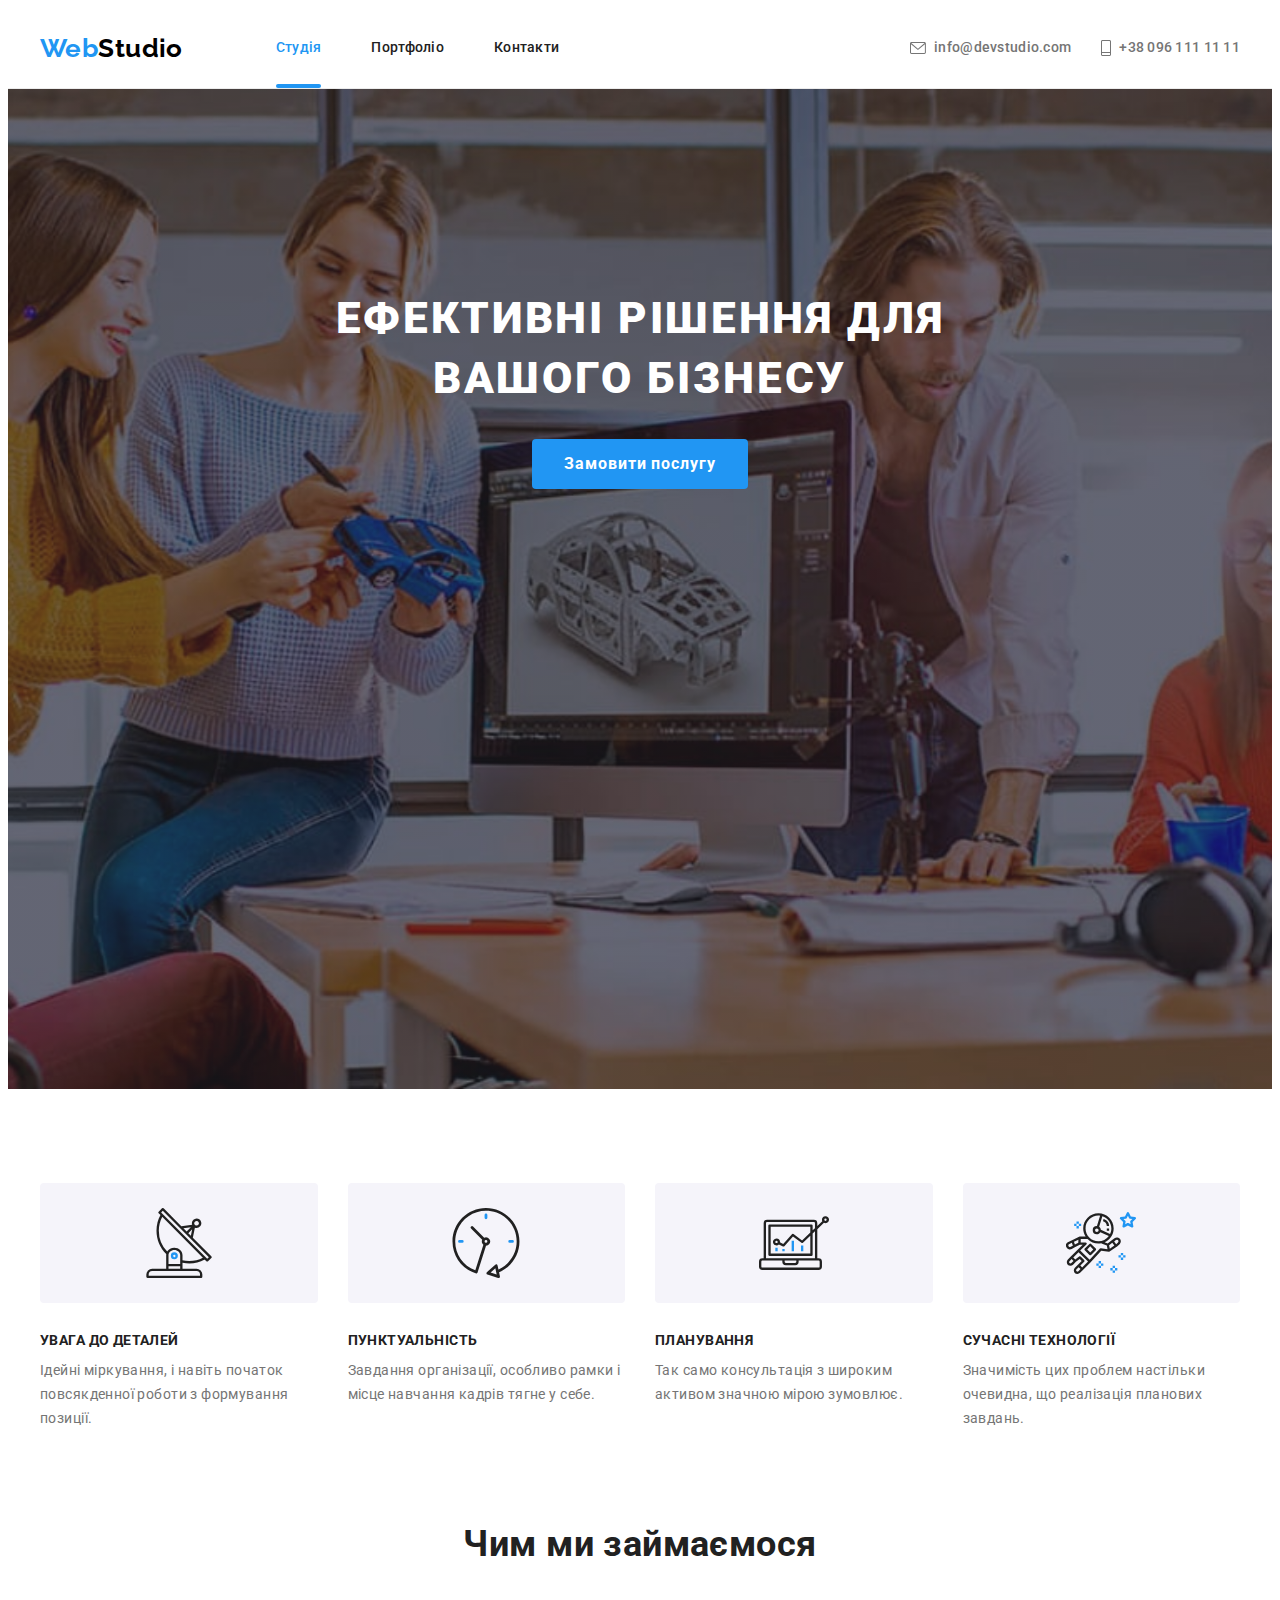
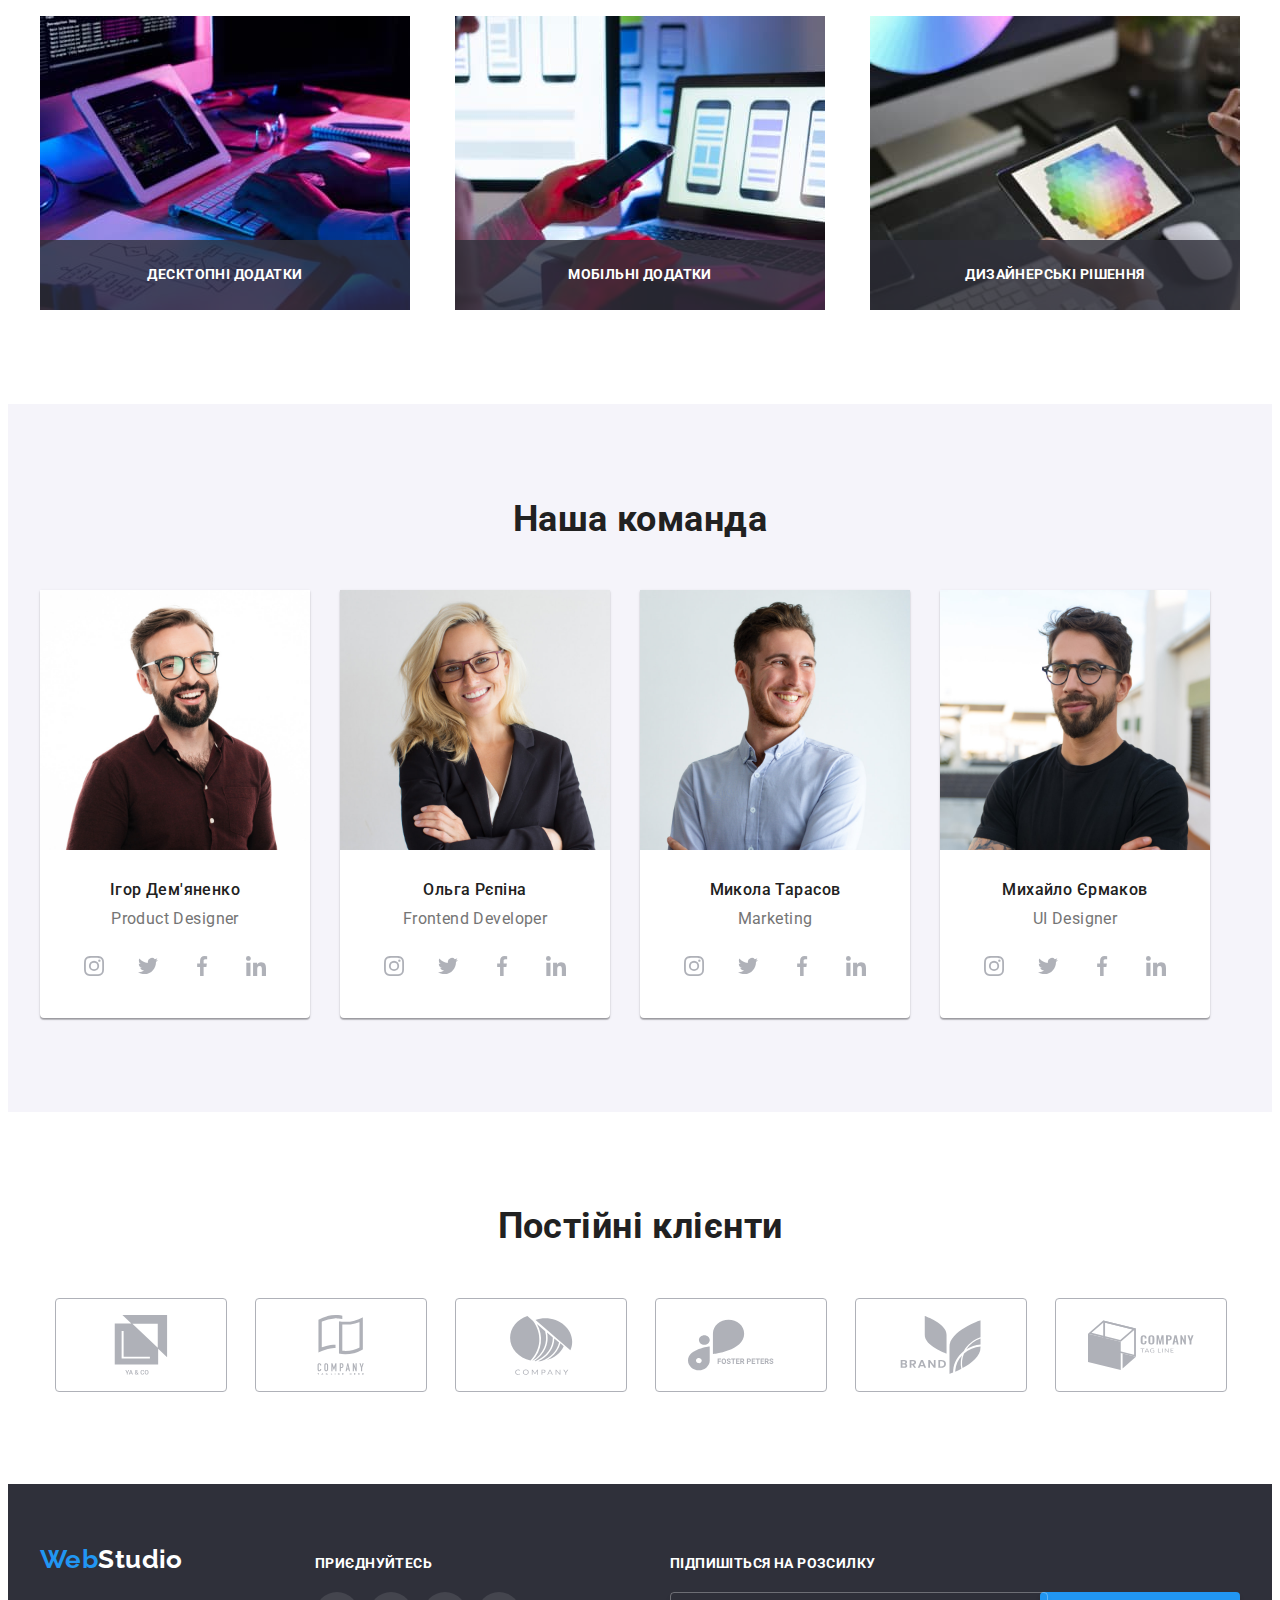
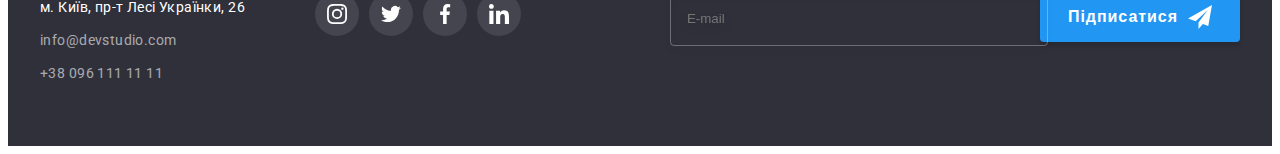
<file: index.html>
<!DOCTYPE html>
<html lang="uk">
  <head>
    <meta charset="UTF-8" />
    <meta http-equiv="X-UA-Compatible" content="IE=edge" />
    <meta name="viewport" content="width=device-width, initial-scale=1.0" />
    <title>WebStudio&#128293;</title>

    <link
      rel="stylesheet"
      href="https://cdnjs.cloudflare.com/ajax/libs/modern-normalize/1.1.0/modern-normalize.min.css"
      integrity="sha512-wpPYUAdjBVSE4KJnH1VR1HeZfpl1ub8YT/NKx4PuQ5NmX2tKuGu6U/JRp5y+Y8XG2tV+wKQpNHVUX03MfMFn9Q=="
      crossorigin="anonymous"
      referrerpolicy="no-referrer"
    />

    <link rel="stylesheet" href="./css/main.min.css" />
  </head>
  <body data-body>
    <header class="header">
      <div class="container header__container">
        <a href="./index.html" class="logo logo__header" lang="en"
          >Web<span class="logo--color-black">Studio</span></a
        >
        <button type="button" class="menu__btn menu-open__btn">
          <svg class="icon__menu--open" width="40" height="40">
            <use href="./img/icons.svg#icon-menu-btn"></use>
          </svg>
        </button>
        <nav class="navigation navigation--pos">
          <ul class="navigation__list">
            <li class="navigation__item">
              <a href="./index.html" class="navigation__link current">Студія</a>
            </li>
            <li class="navigation__item">
              <a href="./portfolio.html" class="navigation__link">Портфоліо</a>
            </li>
            <li class="navigation__item">
              <a href="#" class="navigation__link">Контакти</a>
            </li>
          </ul>
        </nav>
        <div class="header__contacts">
          <a href="mailto:info@devstudio.com" class="contacts__link">
            <svg class="icon-mail">
              <use href="./img/icons.svg#icon-mail"></use>
            </svg>
            info@devstudio.com
          </a>
          <a href="tel:+380961111111" class="contacts__link">
            <svg class="icon-phone">
              <use href="./img/icons.svg#icon-phone"></use>
            </svg>
            +38 096 111 11 11
          </a>
        </div>
      </div>
      <div class="menu menu-container data-menu is-hidden">
        <button type="button" class="menu__btn menu-close__btn">
          <svg class="icon__menu--close" width="40" height="40">
            <use href="./img/icons.svg#icon-close-menu-btn"></use>
          </svg>
        </button>
        <div class="menu-top">
          <a class="menu-top__link current" href="./index.html">Студія</a>
          <a class="menu-top__link" href="./portfolio.html">Портфоліо</a>
          <a class="menu-top__link" href="#">Контакти</a>
        </div>
        <div class="menu-bottom">
          <a class="menu__tel" href="tel:+380961111111">+38 096 111 11 11</a>
          <a class="menu__mail" href="mailto:info@devstudio.com"
            >info@devstudio.com</a
          >
          <ul class="menu__soc">
            <li class="menu__soc--item">
              <a class="menu__soc--link" href="">Instagram</a>
            </li>
            <li class="menu__soc--item">
              <a class="menu__soc--link" href="">Twitter</a>
            </li>
            <li class="menu__soc--item">
              <a class="menu__soc--link" href="">Facebook</a>
            </li>
            <li class="menu__soc--item">
              <a class="menu__soc--link" href="">LinkedIn</a>
            </li>
          </ul>
        </div>
      </div>
    </header>

    <main>
      <section class="hero">
        <div class="container">
          <h1 class="hero__title uppercase">
            Ефективні рішення для<br />
            вашого бізнесу
          </h1>
          <button type="button" class="hero__button" data-modal-open>
            Замовити послугу
          </button>
        </div>
      </section>

      <section class="benefits">
        <div class="container">
          <h2 class="visually-hidden">Переваги</h2>
          <ul class="advantage__list">
            <li class="advantage__item">
              <div class="advantage-icon__wrap advantage-icon__wrap--pos">
                <svg class="advantage-icon__field">
                  <use href="./img/icons.svg#icon-antena"></use>
                </svg>
              </div>
              <h3 class="advantage__title uppercase">Увага до деталей</h3>
              <p class="advantage__secondary-text">
                Ідейні міркування, і навіть початок повсякденної роботи з
                формування позиції.
              </p>
            </li>
            <li class="advantage__item">
              <div class="advantage-icon__wrap advantage-icon__wrap--pos">
                <svg class="advantage-icon__field">
                  <use href="./img/icons.svg#icon-clock"></use>
                </svg>
              </div>
              <h3 class="advantage__title uppercase">Пунктуальність</h3>
              <p class="advantage__secondary-text">
                Завдання організації, особливо рамки і місце навчання кадрів
                тягне у себе.
              </p>
            </li>
            <li class="advantage__item">
              <div class="advantage-icon__wrap advantage-icon__wrap--pos">
                <svg class="advantage-icon__field">
                  <use href="./img/icons.svg#icon-diagram"></use>
                </svg>
              </div>
              <h3 class="advantage__title uppercase">Планування</h3>
              <p class="advantage__secondary-text">
                Так само консультація з широким активом значною мірою зумовлює.
              </p>
            </li>
            <li class="advantage__item">
              <div class="advantage-icon__wrap advantage-icon__wrap--pos">
                <svg class="advantage-icon__field">
                  <use href="./img/icons.svg#icon-astronaut"></use>
                </svg>
              </div>
              <h3 class="advantage__title uppercase">Сучасні технології</h3>
              <p class="advantage__secondary-text">
                Значимість цих проблем настільки очевидна, що реалізація
                планових завдань.
              </p>
            </li>
          </ul>
        </div>
      </section>

      <section class="section-galery">
        <div class="container galery-container">
          <h2 class="section-title">Чим ми займаємося</h2>

          <ul class="galery list">
            <li>
              <div class="galery__top-wrap">
                <img
                  srcset="./img/box-img-1.jpg 1x, ./img/box-img-1-2x.jpg 2x"
                  src="./img/box-img-1.jpg"
                  alt="людина набирає код на пк"
                  width="370"
                  height="294"
                />
                <p class="galery__top-text">Десктопні додатки</p>
              </div>
            </li>
            <li>
              <div class="galery__top-wrap">
                <img
                  srcset="./img/box-img-2.jpg 1x, ./img/box-img-2-2x.jpg 2x"
                  src="./img/box-img-2.jpg"
                  alt="розробка мобільних додатків"
                  width="370"
                  height="294"
                />
                <p class="galery__top-text">Мобільні додатки</p>
              </div>
            </li>
            <li>
              <div class="galery__top-wrap">
                <img
                  srcset="./img/box-img-3.jpg 1x, ./img/box-img-3-2x.jpg 2x"
                  src="./img/box-img-3.jpg"
                  alt="людина обирає палітру"
                  width="370"
                  height="294"
                />
                <p class="galery__top-text">Дизайнерські рішення</p>
              </div>
            </li>
          </ul>
        </div>
      </section>

      <section class="team">
        <div class="container">
          <h2 class="team__title">Наша команда</h2>

          <ul class="team__list">
            <li class="team__item">
              <picture>
                <source
                  srcset="./img/team-img-1.jpg 1x, ./img/team-img-1-2x.jpg 2x"
                  media="(min-width:1200px)"
                  sizes="100vw"
                  type="image/jpeg"
                />
                <source
                  srcset="
                    ./img/tab/team-img-tab-1.jpg    1x,
                    ./img/tab/team-img-tab-1-2x.jpg 2x
                  "
                  media="(min-width:768px)"
                  sizes="100vw"
                  type="image/jpeg"
                />
                <source
                  srcset="
                    ./img/mobile/team-img-mob-1.jpg    1x,
                    ./img/mobile/team-img-mob-1-2x.jpg 2x
                  "
                  media="(min-width:480px)"
                  sizes="100vw"
                  type="image/jpeg"
                />
                <img src="./img/team-img-1.jpg" alt="фото чоловіка" />
              </picture>
              <div class="card">
                <h3 class="card__title">Ігор Дем'яненко</h3>
                <p class="card__item" lang="en">Product Designer</p>
                <ul class="team-soc-list team__soclist--pos">
                  <li class="team-soc-item">
                    <a
                      class="team-soc-link"
                      href="#"
                      rel="nofollow noopener noreferrer"
                      target="_blank"
                    >
                      <svg class="team-soc-icon" width="20" height="20">
                        <use href="./img/icons.svg#icon-instagram"></use>
                      </svg>
                    </a>
                  </li>
                  <li class="team-soc-item">
                    <a
                      class="team-soc-link"
                      href="#"
                      rel="nofollow noopener noreferrer"
                      target="_blank"
                    >
                      <svg class="team-soc-icon" width="20" height="20">
                        <use href="./img/icons.svg#icon-twitter"></use>
                      </svg>
                    </a>
                  </li>
                  <li class="team-soc-item">
                    <a
                      class="team-soc-link"
                      href="#"
                      rel="nofollow noopener noreferrer"
                      target="_blank"
                    >
                      <svg class="team-soc-icon" width="20" height="20">
                        <use href="./img/icons.svg#icon-facebook"></use>
                      </svg>
                    </a>
                  </li>
                  <li class="team-soc-item">
                    <a
                      class="team-soc-link"
                      href="#"
                      rel="nofollow noopener noreferrer"
                      target="_blank"
                    >
                      <svg class="team-soc-icon" width="20" height="20">
                        <use href="./img/icons.svg#icon-linkedin"></use>
                      </svg>
                    </a>
                  </li>
                </ul>
              </div>
            </li>
            <li class="team__item">
              <picture>
                <source
                  srcset="./img/team-img-2.jpg 1x, ./img/team-img-2-2x.jpg 2x"
                  media="(min-width:1200px)"
                  sizes="100vw"
                  type="image/jpeg"
                />
                <source
                  srcset="
                    ./img/tab/team-img-tab-2.jpg    1x,
                    ./img/tab/team-img-tab-2-2x.jpg 2x
                  "
                  media="(min-width:768px)"
                  sizes="100vw"
                  type="image/jpeg"
                />
                <source
                  srcset="
                    ./img/mobile/team-img-mob-2.jpg    1x,
                    ./img/mobile/team-img-mob-2-2x.jpg 2x
                  "
                  media="(min-width:480px)"
                  sizes="100vw"
                  type="image/jpeg"
                />
                <img src="./img/team-img-2.jpg" alt="фото жінки" />
              </picture>
              <div class="card">
                <h3 class="card__title">Ольга Рєпіна</h3>
                <p class="card__item" lang="en">Frontend Developer</p>
                <ul class="team-soc-list team__soclist--pos">
                  <li class="team-soc-item">
                    <a
                      class="team-soc-link"
                      href="#"
                      rel="nofollow noopener noreferrer"
                      target="_blank"
                    >
                      <svg class="team-soc-icon" width="20" height="20">
                        <use href="./img/icons.svg#icon-instagram"></use>
                      </svg>
                    </a>
                  </li>
                  <li class="team-soc-item">
                    <a
                      class="team-soc-link"
                      href="#"
                      rel="nofollow noopener noreferrer"
                      target="_blank"
                    >
                      <svg class="team-soc-icon" width="20" height="20">
                        <use href="./img/icons.svg#icon-twitter"></use>
                      </svg>
                    </a>
                  </li>
                  <li class="team-soc-item">
                    <a
                      class="team-soc-link"
                      href="#"
                      rel="nofollow noopener noreferrer"
                      target="_blank"
                    >
                      <svg class="team-soc-icon" width="20" height="20">
                        <use href="./img/icons.svg#icon-facebook"></use>
                      </svg>
                    </a>
                  </li>
                  <li class="team-soc-item">
                    <a
                      class="team-soc-link"
                      href="#"
                      rel="nofollow noopener noreferrer"
                      target="_blank"
                    >
                      <svg class="team-soc-icon" width="20" height="20">
                        <use href="./img/icons.svg#icon-linkedin"></use>
                      </svg>
                    </a>
                  </li>
                </ul>
              </div>
            </li>
            <li class="team__item">
              <picture>
                <source
                  srcset="./img/team-img-3.jpg 1x, ./img/team-img-3-2x.jpg 2x"
                  media="(min-width:1200px)"
                  sizes="100vw"
                  type="image/jpeg"
                />
                <source
                  srcset="
                    ./img/tab/team-img-tab-3.jpg    1x,
                    ./img/tab/team-img-tab-3-2x.jpg 2x
                  "
                  media="(min-width:768px)"
                  sizes="100vw"
                  type="image/jpeg"
                />
                <source
                  srcset="
                    ./img/mobile/team-img-mob-3.jpg    1x,
                    ./img/mobile/team-img-mob-3-2x.jpg 2x
                  "
                  media="(min-width:480px)"
                  sizes="100vw"
                  type="image/jpeg"
                />
                <img src="./img/team-img-3.jpg" alt="фото чоловіка" />
              </picture>
              <div class="card">
                <h3 class="card__title">Микола Тарасов</h3>
                <p class="card__item" lang="en">Marketing</p>
                <ul class="team-soc-list team__soclist--pos">
                  <li class="team-soc-item">
                    <a
                      class="team-soc-link"
                      href="#"
                      rel="nofollow noopener noreferrer"
                      target="_blank"
                    >
                      <svg class="team-soc-icon" width="20" height="20">
                        <use href="./img/icons.svg#icon-instagram"></use>
                      </svg>
                    </a>
                  </li>
                  <li class="team-soc-item">
                    <a
                      class="team-soc-link"
                      href="#"
                      rel="nofollow noopener noreferrer"
                      target="_blank"
                    >
                      <svg class="team-soc-icon" width="20" height="20">
                        <use href="./img/icons.svg#icon-twitter"></use>
                      </svg>
                    </a>
                  </li>
                  <li class="team-soc-item">
                    <a
                      class="team-soc-link"
                      href="#"
                      rel="nofollow noopener noreferrer"
                      target="_blank"
                    >
                      <svg class="team-soc-icon" width="20" height="20">
                        <use href="./img/icons.svg#icon-facebook"></use>
                      </svg>
                    </a>
                  </li>
                  <li class="team-soc-item">
                    <a
                      class="team-soc-link"
                      href="#"
                      rel="nofollow noopener noreferrer"
                      target="_blank"
                    >
                      <svg class="team-soc-icon" width="20" height="20">
                        <use href="./img/icons.svg#icon-linkedin"></use>
                      </svg>
                    </a>
                  </li>
                </ul>
              </div>
            </li>
            <li class="team__item">
              <picture>
                <source
                  srcset="./img/team-img-4.jpg 1x, ./img/team-img-4-2x.jpg 2x"
                  media="(min-width:1200px)"
                  sizes="100vw"
                  type="image/jpeg"
                />
                <source
                  srcset="
                    ./img/tab/team-img-tab-4.jpg    1x,
                    ./img/tab/team-img-tab-4-2x.jpg 2x
                  "
                  media="(min-width:768px)"
                  sizes="100vw"
                  type="image/jpeg"
                />
                <source
                  srcset="
                    ./img/mobile/team-img-mob-4.jpg    1x,
                    ./img/mobile/team-img-mob-4-2x.jpg 2x
                  "
                  media="(min-width:480px)"
                  sizes="100vw"
                  type="image/jpeg"
                />
                <img src="./img/team-img-4.jpg" alt="фото чоловіка" />
              </picture>
              <div class="card">
                <h3 class="card__title">Михайло Єрмаков</h3>
                <p class="card__item" lang="en">UI Designer</p>
                <ul class="team-soc-list team__soclist--pos">
                  <li class="team-soc-item">
                    <a
                      class="team-soc-link"
                      href="#"
                      rel="nofollow noopener noreferrer"
                      target="_blank"
                    >
                      <svg class="team-soc-icon" width="20" height="20">
                        <use href="./img/icons.svg#icon-instagram"></use>
                      </svg>
                    </a>
                  </li>
                  <li class="team-soc-item">
                    <a
                      class="team-soc-link"
                      href="#"
                      rel="nofollow noopener noreferrer"
                      target="_blank"
                    >
                      <svg class="team-soc-icon" width="20" height="20">
                        <use href="./img/icons.svg#icon-twitter"></use>
                      </svg>
                    </a>
                  </li>
                  <li class="team-soc-item">
                    <a
                      class="team-soc-link"
                      href="#"
                      rel="nofollow noopener noreferrer"
                      target="_blank"
                    >
                      <svg class="team-soc-icon" width="20" height="20">
                        <use href="./img/icons.svg#icon-facebook"></use>
                      </svg>
                    </a>
                  </li>
                  <li class="team-soc-item">
                    <a
                      class="team-soc-link"
                      href="#"
                      rel="nofollow noopener noreferrer"
                      target="_blank"
                    >
                      <svg class="team-soc-icon" width="20" height="20">
                        <use href="./img/icons.svg#icon-linkedin"></use>
                      </svg>
                    </a>
                  </li>
                </ul>
              </div>
            </li>
          </ul>
        </div>
      </section>
      <section class="clients">
        <div class="container">
          <h2 class="clients__title">Постійні клієнти</h2>
          <ul class="clients__list">
            <li class="clients__item">
              <a
                class="clients__link"
                href="#"
                rel="nofollow noopener noreferrer"
                target="_blank"
              >
                <svg class="client-soc-icon" width="106" height="60">
                  <use href="./img/icons.svg#icon-client1"></use>
                </svg>
              </a>
            </li>
            <li class="clients__item">
              <a
                class="clients__link"
                href="#"
                rel="nofollow noopener noreferrer"
                target="_blank"
              >
                <svg class="client-soc-icon" width="106" height="60">
                  <use href="./img/icons.svg#icon-client2"></use>
                </svg>
              </a>
            </li>
            <li class="clients__item">
              <a
                class="clients__link"
                href="#"
                rel="nofollow noopener noreferrer"
                target="_blank"
              >
                <svg class="client-soc-icon" width="106" height="60">
                  <use href="./img/icons.svg#icon-client3"></use>
                </svg>
              </a>
            </li>
            <li class="clients__item">
              <a
                class="clients__link"
                href="#"
                rel="nofollow noopener noreferrer"
                target="_blank"
              >
                <svg class="client-soc-icon" width="106" height="60">
                  <use href="./img/icons.svg#icon-client4"></use>
                </svg>
              </a>
            </li>
            <li class="clients__item">
              <a
                class="clients__link"
                href="#"
                rel="nofollow noopener noreferrer"
                target="_blank"
              >
                <svg class="client-soc-icon" width="106" height="60">
                  <use href="./img/icons.svg#icon-client5"></use>
                </svg>
              </a>
            </li>
            <li class="clients__item">
              <a
                class="clients__link"
                href="#"
                rel="nofollow noopener noreferrer"
                target="_blank"
              >
                <svg class="client-soc-icon" width="106" height="60">
                  <use href="./img/icons.svg#icon-client6"></use>
                </svg>
              </a>
            </li>
          </ul>
        </div>
      </section>
    </main>

    <footer class="footer">
      <div class="container">
        <div class="footer-wrap">
          <div class="footer__contacts">
            <a href="./index.html" lang="en" class="logo footer__logo"
              >Web<span class="logo--color-white">Studio</span></a
            >

            <address class="address">
              <ul class="address__list">
                <li class="address__item">
                  <a
                    class="address__link"
                    href="https://www.google.com/maps/d/embed?mid=10uSM3H-mIU3GznYo2szRIEphczw&hl=en_US&ehbc=2E312F"
                    target="_blank"
                    rel="noreferrer noopener nofollow"
                    >м. Київ, пр-т Лесі Українки, 26</a
                  >
                </li>
                <li class="address__item">
                  <a
                    href="mailto:info@devstudio.com"
                    lang="en"
                    class="footer__contacts"
                    >info@devstudio.com</a
                  >
                </li>
                <li class="address__item">
                  <a href="tel:+380961111111" class="footer__contacts"
                    >+38 096 111 11 11</a
                  >
                </li>
              </ul>
            </address>
          </div>
          <div class="footer__soc-pos">
            <p class="footer__soc-title uppercase">приєднуйтесь</p>
            <ul class="team-soc-list footer-soc-list list">
              <li class="team-soc-item">
                <a
                  class="team-soc-link footer-soc-link"
                  href="#"
                  rel="noreferrer noopener nofollow"
                  target="_blank"
                >
                  <svg class="team-soc-icon" width="20" height="20">
                    <use href="./img/icons.svg#icon-instagram"></use>
                  </svg>
                </a>
              </li>
              <li class="team-soc-item">
                <a
                  class="team-soc-link footer-soc-link"
                  href="#"
                  rel="noreferrer noopener nofollow"
                  target="_blank"
                >
                  <svg class="team-soc-icon" width="20" height="20">
                    <use href="./img/icons.svg#icon-twitter"></use>
                  </svg>
                </a>
              </li>
              <li class="team-soc-item">
                <a
                  class="team-soc-link footer-soc-link"
                  href="#"
                  rel="noreferrer noopener nofollow"
                  target="_blank"
                >
                  <svg class="team-soc-icon" width="20" height="20">
                    <use href="./img/icons.svg#icon-facebook"></use>
                  </svg>
                </a>
              </li>
              <li class="team-soc-item">
                <a
                  class="team-soc-link footer-soc-link"
                  href="#"
                  rel="noreferrer noopener nofollow"
                  target="_blank"
                >
                  <svg class="team-soc-icon" width="20" height="20">
                    <use href="./img/icons.svg#icon-linkedin"></use>
                  </svg>
                </a>
              </li>
            </ul>
          </div>
        </div>
        <form class="mailer">
          <p class="mailer__title">Підпишіться на розсилку</p>
          <div class="mailer__form">
            <label class="mailer__label">
              <input
                type="email"
                class="mailer__input"
                placeholder="E-mail"
                name="email"
                required
              />
            </label>
            <button type="submit" class="button-sub">
              <span class="mailer__group">
                Підписатися
                <svg class="sub-icon" width="24" height="24">
                  <use href="./img/icons.svg#icon-send"></use>
                </svg>
              </span>
            </button>
          </div>
        </form>
      </div>
    </footer>
    <div class="backdrop is-hidden" data-modal>
      <div class="modal">
        <button type="button" class="modal-close-btn" data-modal-close>
          <svg class="modal-close-icon">
            <use href="./img/icons.svg#icon-close"></use>
          </svg>
        </button>
        <p class="modal-title">Залиште свої дані, ми вам передзвонимо</p>
        <form class="modal-form">
          <div class="modal-field">
            <label for="user-name" class="modal-label">Ім'я</label>
            <div class="input-wrap">
              <input
                type="text"
                name="user-name"
                id="user-name"
                class="modal-input"
                required
              />
              <svg class="modal-input-icon" width="18" height="18">
                <use href="./img/icons.svg#icon-person"></use>
              </svg>
            </div>
          </div>
          <div class="modal-field">
            <label for="user-phone" class="modal-label">Телефон</label>
            <div class="input-wrap">
              <input
                type="tel"
                name="user-phone"
                id="user-phone"
                class="modal-input"
                required
              />
              <svg class="modal-input-icon" width="18" height="18">
                <use href="./img/icons.svg#icon-tel"></use>
              </svg>
            </div>
          </div>
          <div class="modal-field">
            <label for="user-email" class="modal-label">Пошта</label>
            <div class="input-wrap">
              <input
                type="email"
                name="user-email"
                id="user-email"
                class="modal-input"
              />
              <svg class="modal-input-icon" width="18" height="18">
                <use href="./img/icons.svg#icon-mail-1"></use>
              </svg>
            </div>
          </div>
          <div class="modal-field-comment">
            <label for="user-comment" class="modal-label">Коментар</label>
            <textarea
              name="user-comment"
              id="user-comment"
              class="comment-text"
              placeholder="Введіть текст"
            ></textarea>
          </div>
          <label class="label-checkbox">
            <input
              class="input-checkbox visually-hidden"
              type="checkbox"
              name="user-agreement"
              value="agree"
            />
            <span class="custom-check">
              <svg class="check-icon" width="16" height="15">
                <use href="./img/icons.svg#icon-check"></use>
              </svg>
            </span>
            <span class="check-span"
              >Погоджуюся з розсилкою та приймаю
              <a href="#" class="link-agreement">Умови договору</a></span
            >
          </label>
          <button type="submit" class="btn-modal-submit">Відправити</button>
        </form>
      </div>
    </div>
    <script src="./js/modal.js"></script>
    <script src="./js/menu.js"></script>
  </body>
</html>
</file>
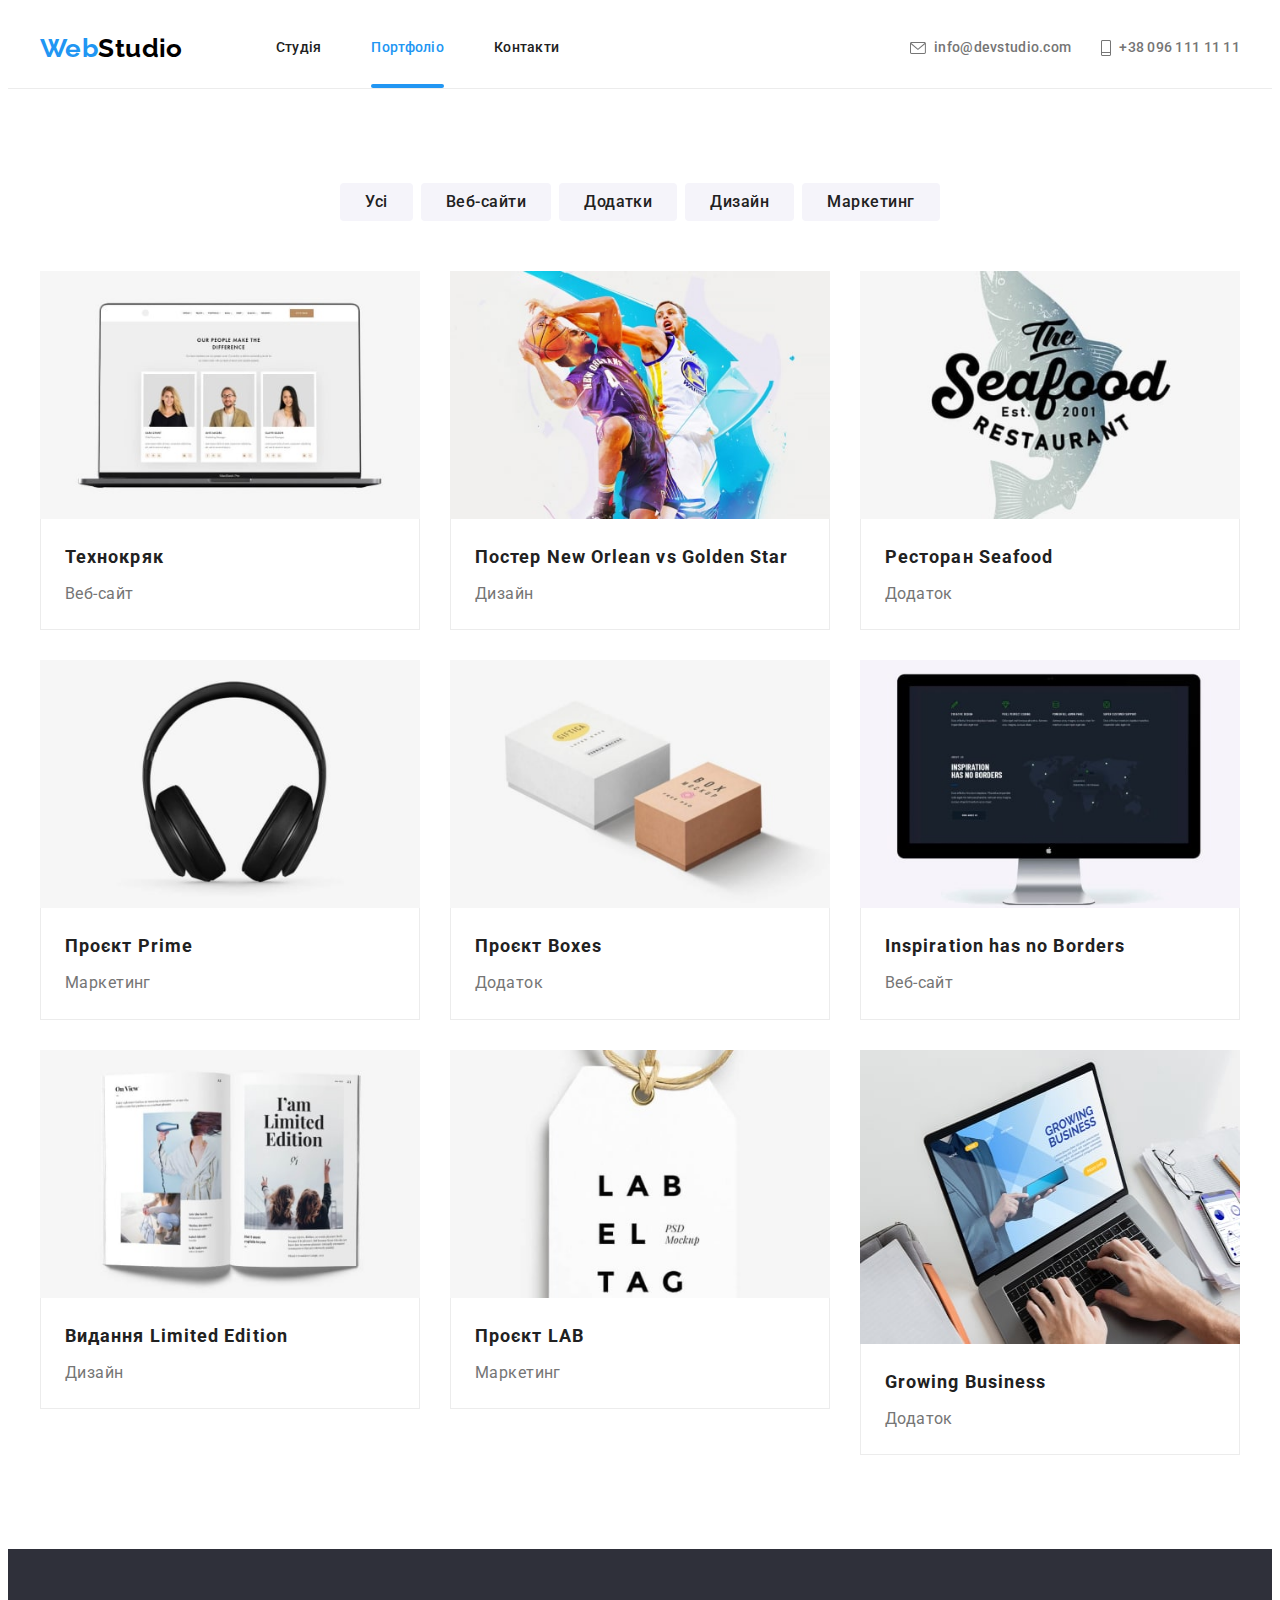
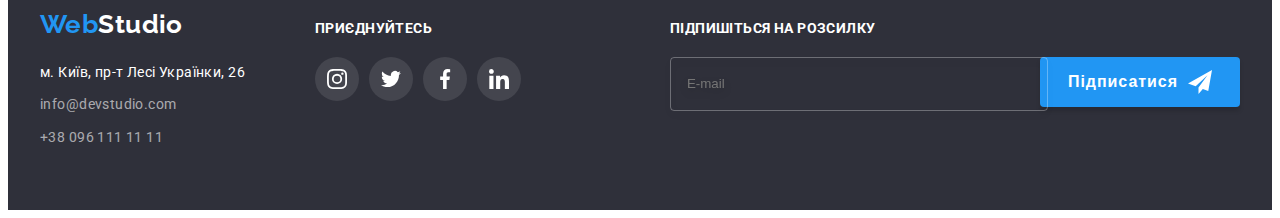
<file: portfolio.html>
<!DOCTYPE html>
<html lang="uk">
  <head>
    <meta charset="UTF-8" />
    <meta http-equiv="X-UA-Compatible" content="IE=edge" />
    <meta name="viewport" content="width=device-width, initial-scale=1.0" />
    <title>WebStudio&#128293;</title>

    <link
      rel="stylesheet"
      href="https://cdnjs.cloudflare.com/ajax/libs/modern-normalize/1.1.0/modern-normalize.min.css"
      integrity="sha512-wpPYUAdjBVSE4KJnH1VR1HeZfpl1ub8YT/NKx4PuQ5NmX2tKuGu6U/JRp5y+Y8XG2tV+wKQpNHVUX03MfMFn9Q=="
      crossorigin="anonymous"
      referrerpolicy="no-referrer"
    />

    <link rel="stylesheet" href="./css/main.min.css" />
  </head>
  <body data-body>
    <header class="header">
      <div class="container header__container">
        <a href="./index.html" class="logo logo__header" lang="en"
          >Web<span class="logo--color-black">Studio</span></a
        >
        <button type="button" class="menu__btn menu-open__btn">
          <svg class="icon__menu--open" width="40" height="40">
            <use href="./img/icons.svg#icon-menu-btn"></use>
          </svg>
        </button>
        <nav class="navigation navigation--pos">
          <ul class="navigation__list">
            <li class="navigation__item">
              <a href="./index.html" class="navigation__link">Студія</a>
            </li>
            <li class="navigation__item">
              <a href="./portfolio.html" class="navigation__link current"
                >Портфоліо</a
              >
            </li>
            <li class="navigation__item">
              <a href="#" class="navigation__link">Контакти</a>
            </li>
          </ul>
        </nav>
        <div class="header__contacts">
          <a href="mailto:info@devstudio.com" class="contacts__link">
            <svg class="icon-mail">
              <use href="./img/icons.svg#icon-mail"></use>
            </svg>
            info@devstudio.com
          </a>
          <a href="tel:+380961111111" class="contacts__link">
            <svg class="icon-phone">
              <use href="./img/icons.svg#icon-phone"></use>
            </svg>
            +38 096 111 11 11
          </a>
        </div>
      </div>
      <div class="menu menu-container data-menu is-hidden">
        <button type="button" class="menu__btn menu-close__btn">
          <svg class="icon__menu--close" width="40" height="40">
            <use href="./img/icons.svg#icon-close-menu-btn"></use>
          </svg>
        </button>
        <div class="menu-top">
          <a class="menu-top__link" href="./index.html">Студія</a>
          <a class="menu-top__link current" href="./portfolio.html"
            >Портфоліо</a
          >
          <a class="menu-top__link" href="#">Контакти</a>
        </div>
        <div class="menu-bottom">
          <a class="menu__tel" href="tel:+380961111111">+38 096 111 11 11</a>
          <a class="menu__mail" href="mailto:info@devstudio.com"
            >info@devstudio.com</a
          >
          <ul class="menu__soc">
            <li class="menu__soc--item">
              <a class="menu__soc--link" href="">Instagram</a>
            </li>
            <li class="menu__soc--item">
              <a class="menu__soc--link" href="">Twitter</a>
            </li>
            <li class="menu__soc--item">
              <a class="menu__soc--link" href="">Facebook</a>
            </li>
            <li class="menu__soc--item">
              <a class="menu__soc--link" href="">LinkedIn</a>
            </li>
          </ul>
        </div>
      </div>
    </header>

    <main>
      <section class="section-portfolio">
        <div class="container">
          <h1 class="visually-hidden">Портфоліо</h1>

          <ul class="portfolio-nav">
            <li>
              <button type="button" class="portfolio-btn all">Усі</button>
            </li>
            <li>
              <button type="button" class="portfolio-btn">Веб-сайти</button>
            </li>
            <li>
              <button type="button" class="portfolio-btn">Додатки</button>
            </li>
            <li><button type="button" class="portfolio-btn">Дизайн</button></li>
            <li>
              <button type="button" class="portfolio-btn">Маркетинг</button>
            </li>
          </ul>

          <ul class="portfolio">
            <li class="portfolio-item">
              <a class="underline portfolio-link" href="#">
                <div class="portfolio-top-wrap">
                  <picture>
                    <source
                      srcset="
                        ./img/project-img-1.jpg    1x,
                        ./img/project-img-1-2x.jpg 2x
                      "
                      media="(min-width:1200px)"
                      sizes="100vw"
                      type="image/jpeg"
                    />
                    <source
                      srcset="
                        ./img/tab/project-img-tab-1.jpg    1x,
                        ./img/tab/project-img-tab-1-2x.jpg 2x
                      "
                      media="(min-width:768px)"
                      sizes="100vw"
                      type="image/jpeg"
                    />
                    <source
                      srcset="
                        ./img/mobile/project-img-mob-1.jpg    1x,
                        ./img/mobile/project-img-mob-1-2x.jpg 2x
                      "
                      media="(min-width:480px)"
                      sizes="100vw"
                      type="image/jpeg"
                    />
                    <img
                      src="./img/project-img-1.jpg"
                      alt="карточки с командой"
                    />
                  </picture>
                  <p class="portfolio-top-text">
                    Ресурс пропонує комплексні пропозиції з різним рівнем
                    функціоналу та сервісів. Все це дозволить відвідувачу
                    отримати вичерпні відомості про компанію чи приватну особу.
                  </p>
                </div>
                <div class="portfolio-descr">
                  <h2 class="portfolio-title">Технокряк</h2>
                  <p class="portfolio-type">Веб-сайт</p>
                </div>
              </a>
            </li>
            <li class="portfolio-item">
              <a class="underline portfolio-link" href="#">
                <div class="portfolio-top-wrap">
                  <picture>
                    <source
                      srcset="
                        ./img/project-img-2.jpg    1x,
                        ./img/project-img-2-2x.jpg 2x
                      "
                      media="(min-width:1200px)"
                      sizes="100vw"
                      type="image/jpeg"
                    />
                    <source
                      srcset="
                        ./img/tab/project-img-tab-2.jpg    1x,
                        ./img/tab/project-img-tab-2-2x.jpg 2x
                      "
                      media="(min-width:768px)"
                      sizes="100vw"
                      type="image/jpeg"
                    />
                    <source
                      srcset="
                        ./img/mobile/project-img-mob-2.jpg    1x,
                        ./img/mobile/project-img-mob-2-2x.jpg 2x
                      "
                      media="(min-width:480px)"
                      sizes="100vw"
                      type="image/jpeg"
                    />
                    <img
                      src="./img/project-img-2.jpg"
                      alt="два баскетболіста"
                    />
                  </picture>
                  <p class="portfolio-top-text">
                    Ресурс пропонує комплексні пропозиції з різним рівнем
                    функціоналу та сервісів. Все це дозволить відвідувачу
                    отримати вичерпні відомості про компанію чи приватну особу.
                  </p>
                </div>
                <div class="portfolio-descr">
                  <h2 class="portfolio-title">
                    Постер <span lang="en">New Orlean vs Golden Star</span>
                  </h2>
                  <p class="portfolio-type">Дизайн</p>
                </div>
              </a>
            </li>
            <li class="portfolio-item">
              <a class="underline portfolio-link" href="#">
                <div class="portfolio-top-wrap">
                  <picture>
                    <source
                      srcset="
                        ./img/project-img-3.jpg    1x,
                        ./img/project-img-3-2x.jpg 2x
                      "
                      media="(min-width:1200px)"
                      sizes="100vw"
                      type="image/jpeg"
                    />
                    <source
                      srcset="
                        ./img/tab/project-img-tab-3.jpg    1x,
                        ./img/tab/project-img-tab-3-2x.jpg 2x
                      "
                      media="(min-width:768px)"
                      sizes="100vw"
                      type="image/jpeg"
                    />
                    <source
                      srcset="
                        ./img/mobile/project-img-mob-3.jpg    1x,
                        ./img/mobile/project-img-mob-3-2x.jpg 2x
                      "
                      media="(min-width:480px)"
                      sizes="100vw"
                      type="image/jpeg"
                    />
                    <img
                      src="./img/project-img-3.jpg"
                      alt="логотип ресторану"
                    />
                  </picture>
                  <p class="portfolio-top-text">
                    Ресурс пропонує комплексні пропозиції з різним рівнем
                    функціоналу та сервісів. Все це дозволить відвідувачу
                    отримати вичерпні відомості про компанію чи приватну особу.
                  </p>
                </div>
                <div class="portfolio-descr">
                  <h2 class="portfolio-title">
                    Ресторан <span lang="en">Seafood</span>
                  </h2>
                  <p class="portfolio-type">Додаток</p>
                </div>
              </a>
            </li>
            <li class="portfolio-item">
              <a class="underline portfolio-link" href="#">
                <div class="portfolio-top-wrap">
                  <picture>
                    <source
                      srcset="
                        ./img/project-img-4.jpg    1x,
                        ./img/project-img-4-2x.jpg 2x
                      "
                      media="(min-width:1200px)"
                      sizes="100vw"
                      type="image/jpeg"
                    />
                    <source
                      srcset="
                        ./img/tab/project-img-tab-4.jpg    1x,
                        ./img/tab/project-img-tab-4-2x.jpg 2x
                      "
                      media="(min-width:768px)"
                      sizes="100vw"
                      type="image/jpeg"
                    />
                    <source
                      srcset="
                        ./img/mobile/project-img-mob-4.jpg    1x,
                        ./img/mobile/project-img-mob-4-2x.jpg 2x
                      "
                      media="(min-width:480px)"
                      sizes="100vw"
                      type="image/jpeg"
                    />
                    <img src="./img/project-img-4.jpg" alt="навушники" />
                  </picture>
                  <p class="portfolio-top-text">
                    Ресурс пропонує комплексні пропозиції з різним рівнем
                    функціоналу та сервісів. Все це дозволить відвідувачу
                    отримати вичерпні відомості про компанію чи приватну особу.
                  </p>
                </div>
                <div class="portfolio-descr">
                  <h2 class="portfolio-title">
                    Проєкт <span lang="en">Prime</span>
                  </h2>
                  <p class="portfolio-type">Маркетинг</p>
                </div>
              </a>
            </li>
            <li class="portfolio-item">
              <a class="underline portfolio-link" href="#">
                <div class="portfolio-top-wrap">
                  <picture>
                    <source
                      srcset="
                        ./img/project-img-5.jpg    1x,
                        ./img/project-img-5-2x.jpg 2x
                      "
                      media="(min-width:1200px)"
                      sizes="100vw"
                      type="image/jpeg"
                    />
                    <source
                      srcset="
                        ./img/tab/project-img-tab-5.jpg    1x,
                        ./img/tab/project-img-tab-5-2x.jpg 2x
                      "
                      media="(min-width:768px)"
                      sizes="100vw"
                      type="image/jpeg"
                    />
                    <source
                      srcset="
                        ./img/mobile/project-img-mob-5.jpg    1x,
                        ./img/mobile/project-img-mob-5-2x.jpg 2x
                      "
                      media="(min-width:480px)"
                      sizes="100vw"
                      type="image/jpeg"
                    />
                    <img src="./img/project-img-5.jpg" alt="коробки" />
                  </picture>
                  <p class="portfolio-top-text">
                    Ресурс пропонує комплексні пропозиції з різним рівнем
                    функціоналу та сервісів. Все це дозволить відвідувачу
                    отримати вичерпні відомості про компанію чи приватну особу.
                  </p>
                </div>
                <div class="portfolio-descr">
                  <h2 class="portfolio-title">
                    Проєкт <span lang="en">Boxes</span>
                  </h2>
                  <p class="portfolio-type">Додаток</p>
                </div>
              </a>
            </li>
            <li class="portfolio-item">
              <a class="underline portfolio-link" href="#">
                <div class="portfolio-top-wrap">
                  <picture>
                    <source
                      srcset="
                        ./img/project-img-6.jpg    1x,
                        ./img/project-img-6-2x.jpg 2x
                      "
                      media="(min-width:1200px)"
                      sizes="100vw"
                      type="image/jpeg"
                    />
                    <source
                      srcset="
                        ./img/tab/project-img-tab-6.jpg    1x,
                        ./img/tab/project-img-tab-6-2x.jpg 2x
                      "
                      media="(min-width:768px)"
                      sizes="100vw"
                      type="image/jpeg"
                    />
                    <source
                      srcset="
                        ./img/mobile/project-img-mob-6.jpg    1x,
                        ./img/mobile/project-img-mob-6-2x.jpg 2x
                      "
                      media="(min-width:480px)"
                      sizes="100vw"
                      type="image/jpeg"
                    />
                    <img src="./img/project-img-6.jpg" alt="комп'ютер" />
                  </picture>
                  <p class="portfolio-top-text">
                    Ресурс пропонує комплексні пропозиції з різним рівнем
                    функціоналу та сервісів. Все це дозволить відвідувачу
                    отримати вичерпні відомості про компанію чи приватну особу.
                  </p>
                </div>
                <div class="portfolio-descr">
                  <h2 class="portfolio-title" lang="en">
                    Inspiration has no Borders
                  </h2>
                  <p class="portfolio-type">Веб-сайт</p>
                </div>
              </a>
            </li>
            <li class="portfolio-item">
              <a class="underline portfolio-link" href="#">
                <div class="portfolio-top-wrap">
                  <picture>
                    <source
                      srcset="
                        ./img/project-img-7.jpg    1x,
                        ./img/project-img-7-2x.jpg 2x
                      "
                      media="(min-width:1200px)"
                      sizes="100vw"
                      type="image/jpeg"
                    />
                    <source
                      srcset="
                        ./img/tab/project-img-tab-7.jpg    1x,
                        ./img/tab/project-img-tab-7-2x.jpg 2x
                      "
                      media="(min-width:768px)"
                      sizes="100vw"
                      type="image/jpeg"
                    />
                    <source
                      srcset="
                        ./img/mobile/project-img-mob-7.jpg    1x,
                        ./img/mobile/project-img-mob-7-2x.jpg 2x
                      "
                      media="(min-width:480px)"
                      sizes="100vw"
                      type="image/jpeg"
                    />
                    <img src="./img/project-img-7.jpg" alt="книга" />
                  </picture>
                  <p class="portfolio-top-text">
                    Ресурс пропонує комплексні пропозиції з різним рівнем
                    функціоналу та сервісів. Все це дозволить відвідувачу
                    отримати вичерпні відомості про компанію чи приватну особу.
                  </p>
                </div>
                <div class="portfolio-descr">
                  <h2 class="portfolio-title">
                    Видання <span lang="en">Limited Edition</span>
                  </h2>
                  <p class="portfolio-type">Дизайн</p>
                </div>
              </a>
            </li>
            <li class="portfolio-item">
              <a class="underline portfolio-link" href="#">
                <div class="portfolio-top-wrap">
                  <picture>
                    <source
                      srcset="
                        ./img/project-img-8.jpg    1x,
                        ./img/project-img-8-2x.jpg 2x
                      "
                      media="(min-width:1200px)"
                      sizes="100vw"
                      type="image/jpeg"
                    />
                    <source
                      srcset="
                        ./img/tab/project-img-tab-8.jpg    1x,
                        ./img/tab/project-img-tab-8-2x.jpg 2x
                      "
                      media="(min-width:768px)"
                      sizes="100vw"
                      type="image/jpeg"
                    />
                    <source
                      srcset="
                        ./img/mobile/project-img-mob-8.jpg    1x,
                        ./img/mobile/project-img-mob-8-2x.jpg 2x
                      "
                      media="(min-width:480px)"
                      sizes="100vw"
                      type="image/jpeg"
                    />
                    <img src="./img/project-img-8.jpg" alt="бірка" />
                  </picture>
                  <p class="portfolio-top-text">
                    Ресурс пропонує комплексні пропозиції з різним рівнем
                    функціоналу та сервісів. Все це дозволить відвідувачу
                    отримати вичерпні відомості про компанію чи приватну особу.
                  </p>
                </div>
                <div class="portfolio-descr">
                  <h2 class="portfolio-title">
                    Проєкт <span lang="en">LAB</span>
                  </h2>
                  <p class="portfolio-type">Маркетинг</p>
                </div>
              </a>
            </li>
            <li class="portfolio-item">
              <a class="underline portfolio-link" href="#">
                <div class="portfolio-top-wrap">
                  <picture>
                    <source
                      srcset="
                        ./img/project-img-9.jpg    1x,
                        ./img/project-img-9-2x.jpg 2x
                      "
                      media="(min-width:1200px)"
                      sizes="100vw"
                      type="image/jpeg"
                    />
                    <source
                      srcset="
                        ./img/tab/project-img-tab-9.jpg    1x,
                        ./img/tab/project-img-tab-9-2x.jpg 2x
                      "
                      media="(min-width:768px)"
                      sizes="100vw"
                      type="image/jpeg"
                    />
                    <source
                      srcset="
                        ./img/mobile/project-img-mob-9.jpg    1x,
                        ./img/mobile/project-img-mob-9-2x.jpg 2x
                      "
                      media="(min-width:480px)"
                      sizes="100vw"
                      type="image/jpeg"
                    />
                    <img
                      src="./img/project-img-9.jpg"
                      alt="людина набирає текст на ноутбуці"
                      width="370"
                      height="294"
                    />
                  </picture>
                  <p class="portfolio-top-text">
                    Ресурс пропонує комплексні пропозиції з різним рівнем
                    функціоналу та сервісів. Все це дозволить відвідувачу
                    отримати вичерпні відомості про компанію чи приватну особу.
                  </p>
                </div>
                <div class="portfolio-descr">
                  <h2 class="portfolio-title" lang="en">Growing Business</h2>
                  <p class="portfolio-type">Додаток</p>
                </div>
              </a>
            </li>
          </ul>
        </div>
      </section>
    </main>

    <footer class="footer">
      <div class="container">
        <div class="footer-wrap">
          <div class="footer__contacts">
            <a href="./index.html" lang="en" class="logo footer__logo"
              >Web<span class="logo--color-white">Studio</span></a
            >

            <address class="address">
              <ul class="address__list">
                <li class="address__item">
                  <a
                    class="address__link"
                    href="https://www.google.com/maps/d/embed?mid=10uSM3H-mIU3GznYo2szRIEphczw&hl=en_US&ehbc=2E312F"
                    target="_blank"
                    rel="noreferrer noopener nofollow"
                    >м. Київ, пр-т Лесі Українки, 26</a
                  >
                </li>
                <li class="address__item">
                  <a
                    href="mailto:info@devstudio.com"
                    lang="en"
                    class="footer__contacts"
                    >info@devstudio.com</a
                  >
                </li>
                <li class="address__item">
                  <a href="tel:+380961111111" class="footer__contacts"
                    >+38 096 111 11 11</a
                  >
                </li>
              </ul>
            </address>
          </div>
          <div class="footer__soc-pos">
            <p class="footer__soc-title uppercase">приєднуйтесь</p>
            <ul class="team-soc-list footer-soc-list list">
              <li class="team-soc-item">
                <a
                  class="team-soc-link footer-soc-link"
                  href="#"
                  rel="noreferrer noopener nofollow"
                  target="_blank"
                >
                  <svg class="team-soc-icon" width="20" height="20">
                    <use href="./img/icons.svg#icon-instagram"></use>
                  </svg>
                </a>
              </li>
              <li class="team-soc-item">
                <a
                  class="team-soc-link footer-soc-link"
                  href="#"
                  rel="noreferrer noopener nofollow"
                  target="_blank"
                >
                  <svg class="team-soc-icon" width="20" height="20">
                    <use href="./img/icons.svg#icon-twitter"></use>
                  </svg>
                </a>
              </li>
              <li class="team-soc-item">
                <a
                  class="team-soc-link footer-soc-link"
                  href="#"
                  rel="noreferrer noopener nofollow"
                  target="_blank"
                >
                  <svg class="team-soc-icon" width="20" height="20">
                    <use href="./img/icons.svg#icon-facebook"></use>
                  </svg>
                </a>
              </li>
              <li class="team-soc-item">
                <a
                  class="team-soc-link footer-soc-link"
                  href="#"
                  rel="noreferrer noopener nofollow"
                  target="_blank"
                >
                  <svg class="team-soc-icon" width="20" height="20">
                    <use href="./img/icons.svg#icon-linkedin"></use>
                  </svg>
                </a>
              </li>
            </ul>
          </div>
        </div>
        <form class="mailer">
          <p class="mailer__title">Підпишіться на розсилку</p>
          <div class="mailer__form">
            <label class="mailer__label">
              <input
                type="email"
                class="mailer__input"
                placeholder="E-mail"
                name="email"
                required
              />
            </label>
            <button type="submit" class="button-sub">
              <span class="mailer__group">
                Підписатися
                <svg class="sub-icon" width="24" height="24">
                  <use href="./img/icons.svg#icon-send"></use>
                </svg>
              </span>
            </button>
          </div>
        </form>
      </div>
    </footer>
    <script src="./js/menu.js"></script>
  </body>
</html>
</file>
<file: css/main.min.css>
@import"https://fonts.googleapis.com/css2?family=Raleway:wght@700&family=Roboto:wght@400;500;700;900&display=swap";:root{--accent-color: #2196f3;--hover-background-color: #188ce8;--secondary-color: #212121;--primary-color: #757575;--border-color: #ececec;--no-accent-color: #AFB1B8;--white-color: #ffffff;--black-color: #000000;--secondary-background-color: #f5f4fa;--address-primary-color: rgba(255, 255, 255, 0.6);--primary-background-color: #2f303a;--gradient: linear-gradient(rgba(47, 48, 58, 0.4), rgba(47, 48, 58, 0.4)) }p,h1,h2,h3,h4,h5,h6{margin:0}ul,li{margin:0;padding:0;list-style:none}button{cursor:pointer;border:none}a{text-decoration:none}address{font-style:normal;margin-top:20px}img{display:block;width:100%}.visually-hidden{position:absolute;width:1px;height:1px;margin:-1px;border:0;padding:0;white-space:nowrap;-webkit-clip-path:inset(100%);clip-path:inset(100%);clip:rect(0 0 0 0);overflow:hidden}.is-hidden{opacity:0;visibility:hidden;pointer-events:none}.underline{text-decoration:none}.uppercase{text-transform:uppercase}.list{list-style:none}body{font-family:"Roboto",sans-serif;font-size:14px;letter-spacing:.03em;background-color:var(--white-color);color:var(--primary-color)}.is-overflow{overflow:hidden}section{padding-bottom:60px;padding-top:60px}@media screen and (min-width: 1200px){section{padding-bottom:94px;padding-top:94px}}.container{width:100%;padding:0 15px;margin:0 auto}@media screen and (min-width: 480px){.container{width:480px}}@media screen and (min-width: 768px){.container{width:768px}}@media screen and (min-width: 1200px){.container{width:1200px}}@media screen and (max-width: 767px){.menu-container{padding:48px 40px}}.hero__button{display:block;margin:0 auto;padding:10px 32px;font-family:"Roboto";font-weight:700;font-size:16px;line-height:1.88;letter-spacing:.06em;background-color:var(--accent-color);color:var(--white-color);border:none;border-radius:4px;text-align:center;transition:background-color 250ms cubic-bezier(0.4, 0, 0.2, 1)}.hero__button:hover,.hero__button:focus{background-color:var(--hover-background-color)}.portfolio-btn{padding:6px 25px;font-family:"Roboto";font-weight:500;color:var(--secondary-color);font-size:16px;line-height:1.62;letter-spacing:.03em;background-color:var(--secondary-background-color);border:none;border-radius:4px;transition:color 250ms cubic-bezier(0.4, 0, 0.2, 1),background-color 250ms cubic-bezier(0.4, 0, 0.2, 1),box-shadow 250ms cubic-bezier(0.4, 0, 0.2, 1)}.portfolio-btn:hover,.portfolio-btn:focus{color:var(--white-color);background-color:var(--accent-color);box-shadow:0px 3px 1px rgba(0,0,0,.1),0px 1px 2px rgba(0,0,0,.08),0px 2px 2px rgba(0,0,0,.12)}.portfolio-btn.all{padding:6px 25px}.button-sub{font-weight:700;font-size:16px;line-height:1.88;letter-spacing:.06em;display:flex;align-items:center;text-align:center;justify-content:center;margin:0 auto;color:#fff;background:var(--accent-color);box-shadow:0px 4px 4px rgba(0,0,0,.15);border-radius:4px;border-color:rgba(0,0,0,0);padding:10px 28px;min-width:200px;height:50px;transition:background-color 250ms cubic-bezier(0.4, 0, 0.2, 1)}.button-sub:hover,.button-sub:focus{background-color:var(--hover-background-color)}@media screen and (min-width: 1200px){.button-sub{margin-left:12px}}.mailer__form{margin-top:20px;justify-content:center;justify-items:center}@media screen and (min-width: 1200px){.mailer__form{display:flex}}.mailer__group{display:flex;justify-content:center;align-items:center}.sub-icon{fill:var(--white-color);margin-left:10px;vertical-align:middle}.logo__header{margin-right:93px;font-family:"Raleway";font-weight:700;font-size:26px;line-height:1.19;color:var(--accent-color);text-decoration:none}@media screen and (max-width: 767px){.logo__header{margin-top:16px;margin-bottom:16px;font-size:24px;line-height:1.16}}@media screen and (min-width: 768px)and (max-width: 1199px){.logo__header{margin-right:88px}}.footer__logo{font-family:"Raleway";font-weight:700;font-size:26px;line-height:1.19;color:var(--accent-color);text-decoration:none}.logo--color-white{color:var(--white-color)}.logo--color-black{color:var(--black-color)}.menu{display:none}@media screen and (max-width: 767px){.menu{display:flex;flex-direction:column;justify-content:space-between;position:fixed;z-index:1;top:0;left:0;width:100vw;height:100vh;background:#fff;opacity:1;transition:opacity 250ms cubic-bezier(0.4, 0, 0.2, 1),visibility 250ms cubic-bezier(0.4, 0, 0.2, 1)}}.menu-top{display:flex;flex-direction:column;gap:32px;font-weight:500;font-size:40px;line-height:47px;letter-spacing:.02em}.menu-top__link{color:var(--secondary-color);transition:color 250ms cubic-bezier(0.4, 0, 0.2, 1)}.menu-top__link:hover{color:var(--accent-color)}.menu__tel{display:block;margin-bottom:32px;font-weight:500;font-size:34px;line-height:40px;letter-spacing:.02em;color:var(--accent-color)}.menu__mail{font-weight:500;font-size:24px;line-height:28px;letter-spacing:.02em;color:var(--primary-color)}.menu__soc{display:flex;margin-top:64px}@media screen and (max-width: 390px){.menu__soc{flex-wrap:wrap}}.menu__soc--item:not(:last-child){padding-right:10px;margin-right:10px;border-right:1px solid rgba(33,33,33,.2)}.menu__soc--link{font-weight:500;font-size:18px;line-height:22px;letter-spacing:.02em;color:var(--accent-color)}.menu__btn{background:rgba(0,0,0,0)}@media screen and (min-width: 768px){.menu__btn{display:none}}.menu__btn{position:absolute;width:40px;height:40px;top:10px;right:10px}.icon__menu--open{transition:fill 250ms cubic-bezier(0.4, 0, 0.2, 1)}.icon__menu--open:hover{fill:var(--accent-color)}.icon__menu--close{transition:fill 250ms cubic-bezier(0.4, 0, 0.2, 1)}.icon__menu--close:hover{fill:var(--accent-color)}.navigation,.header__contacts{display:none}@media screen and (min-width: 768px){.navigation,.header__contacts{display:block}}@media screen and (min-width: 1200px){.header__contacts{margin-left:auto;display:flex;align-items:center}}.header{width:100%;border-bottom:1px solid var(--border-color)}.header__container{display:flex;align-items:center}@media screen and (max-width: 767px){.header__container{position:relative}}.navigation{margin-right:70px}.navigation__list{display:flex}.navigation__item{position:relative}.navigation__item:nth-child(n+2){margin-left:50px}.navigation__link{display:block;padding-top:32px;padding-bottom:32px;font-weight:500;line-height:1.14;letter-spacing:.02em;color:var(--secondary-color);transition:color 250ms cubic-bezier(0.4, 0, 0.2, 1)}.navigation__link::after{content:"";position:absolute;left:0;bottom:0;width:100%;height:4px;border-radius:2px;transform:scaleX(0);transition:transform 250ms cubic-bezier(0.4, 0, 0.2, 1),background 250ms cubic-bezier(0.4, 0, 0.2, 1)}.navigation__link:hover::after,.navigation__link:focus::after{transform:scaleX(1);background:var(--accent-color)}.navigation__link:hover,.navigation__link:focus{color:var(--accent-color)}.navigation__link.current::after{content:"";position:absolute;display:block;bottom:0;width:100%;height:4px;background:var(--accent-color);border-radius:2px;transform:scaleX(1)}.contacts__link{font-weight:500;line-height:1.14;letter-spacing:.02em;color:var(--primary-color);display:flex;align-items:center;transition:color 250ms cubic-bezier(0.4, 0, 0.2, 1)}@media screen and (min-width: 768px)and (max-width: 1199px){.contacts__link+.contacts__link{margin-top:10px}}@media screen and (min-width: 1200px){.contacts__link+.contacts__link{margin-left:30px}}.contacts__link:hover,.contacts__link:focus{color:var(--accent-color)}.icon-mail{width:16px;height:12px;fill:currentColor;margin-right:8px}.icon-phone{width:10px;height:16px;fill:currentColor;margin-right:8px}.current{color:var(--accent-color)}.hero{background-color:var(--primary-background-color);background-repeat:no-repeat;background-position:center;background-size:cover;max-width:1600px;height:400px;margin:0 auto;padding:118px 0;text-align:center}@media screen and (max-width: 767px){.hero{background-image:var(--gradient),url(../img/mobile/hero-mob.jpg)}}@media screen and (max-width: 767px)and (min-device-pixel-ratio: 2),screen and (max-width: 767px)and (-webkit-min-device-pixel-ratio: 2),screen and (max-width: 767px)and (min-resolution: 192dpi),screen and (max-width: 767px)and (min-resolution: 2dppx){.hero{background-image:var(--gradient),url(../img/mobile/hero-mob-2x.jpg)}}@media screen and (min-width: 768px){.hero{background-image:var(--gradient),url(../img/tab/hero-tab.jpg)}}@media screen and (min-width: 768px)and (min-device-pixel-ratio: 2),screen and (min-width: 768px)and (-webkit-min-device-pixel-ratio: 2),screen and (min-width: 768px)and (min-resolution: 192dpi),screen and (min-width: 768px)and (min-resolution: 2dppx){.hero{background-image:var(--gradient),url(../img/tab/hero-tab-2x.jpg)}}@media screen and (min-width: 1200px){.hero{background-image:var(--gradient),url(../img/hero-bg.jpg)}}@media screen and (min-width: 1200px)and (min-device-pixel-ratio: 2),screen and (min-width: 1200px)and (-webkit-min-device-pixel-ratio: 2),screen and (min-width: 1200px)and (min-resolution: 192dpi),screen and (min-width: 1200px)and (min-resolution: 2dppx){.hero{background-image:var(--gradient),url(../img/hero-bg-2x.jpg)}}@media screen and (min-width: 1200px){.hero{height:600px;padding:200px 0}}.hero__title{margin:0 auto 30px auto;max-width:360px;font-weight:900;letter-spacing:.06em;text-align:center;color:var(--white-color);font-size:26px;line-height:1.61}@media screen and (min-width: 1200px){.hero__title{font-size:44px;line-height:1.36;max-width:696px}}.advantage__list{display:grid;gap:30px}@media screen and (min-width: 768px){.advantage__list{display:flex;justify-content:center;flex-wrap:wrap}}.advantage__item{width:100%}@media screen and (min-width: 768px){.advantage__item{width:calc((100% - 30px)/2)}}@media screen and (min-width: 1200px){.advantage__item{width:calc((100% - 90px)/4)}}.advantage__title{margin-top:0;margin-bottom:10px;font-weight:700;font-size:14px;line-height:1.14;letter-spacing:.03em;color:var(--secondary-color)}@media screen and (max-width: 767px){.advantage__title{text-align:center}}.advantage__secondary-text{margin-bottom:0;margin-top:0;line-height:1.7;color:var(--primary-color)}.advantage-icon__wrap{display:flex;justify-content:center;align-items:center;height:120px;background-color:var(--secondary-background-color)}.advantage-icon__wrap--pos{border-radius:4px;margin-bottom:30px}.advantage-icon__field{width:70px;height:70px}.section-galery{display:none}@media screen and (min-width: 1200px){.section-galery{display:block}}.section-title{margin-bottom:50px;font-weight:700;font-size:36px;line-height:1.16;text-align:center;color:var(--secondary-color)}.section-galery{padding-top:0}.galery{display:flex;justify-content:space-between;gap:30px}.galery__top-wrap{position:relative}.galery__top-text{position:absolute;display:flex;font-weight:700;font-size:14px;line-height:1.14;text-align:center;letter-spacing:.03em;text-transform:uppercase;bottom:0;justify-content:center;align-items:center;width:100%;height:70px;background:rgba(47,48,58,.8);color:var(--white-color)}.team{background-color:var(--secondary-background-color)}.team__title{text-align:center;font-size:36px;font-weight:700;color:var(--secondary-color);margin-bottom:50px}@media screen and (max-width: 1199px){.team__title{font-size:28px}}.team__list{display:grid;gap:30px}@media screen and (min-width: 768px){.team__list{display:flex;flex-wrap:wrap}}.team__item{background:var(--white-color);box-shadow:0px 1px 3px rgba(0,0,0,.12),0px 1px 1px rgba(0,0,0,.14),0px 2px 1px rgba(0,0,0,.2);border-radius:0px 0px 4px 4px}@media screen and (min-width: 1200px){.team__item{width:270px}}@media screen and (min-width: 480px)and (max-width: 767px){.team__item{width:100%}}@media screen and (min-width: 768px)and (max-width: 1199px){.team__item{width:calc((100% - 30px)/2)}}.card{padding-top:30px;padding-bottom:30px}.card__title{margin-bottom:10px;font-weight:500;font-size:16px;line-height:1.19;text-align:center;color:var(--secondary-color)}.card__item{font-size:16px;line-height:1.19;text-align:center;color:var(--primary-color);margin-bottom:16px}.team-soc-list{display:flex;justify-content:center;gap:10px}.team-soc-item{width:44px;height:44px}.team-soc-link{width:100%;height:100%;border-radius:50%;display:flex;align-items:center;justify-content:center;fill:var(--no-accent-color);transition:fill 250ms cubic-bezier(0.4, 0, 0.2, 1),background-color 250ms cubic-bezier(0.4, 0, 0.2, 1)}.team-soc-link:hover,.team-soc-link:focus{background-color:var(--accent-color);fill:var(--white-color)}.clients__title{margin-bottom:50px;font-weight:700;font-size:28px;line-height:1.14;text-align:center;color:var(--secondary-color)}@media screen and (min-width: 1200px){.clients__title{font-size:36px;line-height:1.16}}.clients__list{display:flex;flex-wrap:wrap;justify-content:center;gap:30px}.clients__item{width:calc((100% - 30px)/2);height:92px}@media screen and (min-width: 768px){.clients__item{width:calc((100% - 60px)/3)}}@media screen and (min-width: 1200px){.clients__item{width:170px}}.clients__link{width:100%;height:100%;border:1px solid var(--no-accent-color);border-radius:4px;display:flex;align-items:center;justify-content:center;fill:var(--no-accent-color);transition:fill 250ms cubic-bezier(0.4, 0, 0.2, 1),border 250ms cubic-bezier(0.4, 0, 0.2, 1)}.clients__link:hover,.clients__link:focus{fill:var(--accent-color);border:1px solid var(--accent-color)}.footer{padding-top:60px;padding-bottom:60px;background-color:var(--primary-background-color)}@media screen and (min-width: 1200px){.footer .container{display:flex;align-items:baseline}}@media screen and (min-width: 768px){.footer-wrap{display:flex;justify-content:space-around;align-items:baseline;margin-top:0}}.footer__contacts{color:#fff;transition:color var(--bezier-effect)}.footer__contacts:hover,.footer__contacts:focus{color:var(--accent-color)}@media screen and (max-width: 1199px){.footer__contacts{display:grid;justify-content:center;justify-items:center}}.address{margin-top:20px}.address__item{line-height:1.71;font-style:normal;font-size:14px}@media screen and (min-width: 1200px){.address__item:not(:last-child){margin-bottom:9px}}@media screen and (max-width: 1199px){.address__list{display:grid;justify-content:center;justify-items:center;gap:8px}}.address__link{color:var(--white-color);transition:color 250ms cubic-bezier(0.4, 0, 0.2, 1)}.address__link:hover,.address__link:focus{color:var(--accent-color)}@media screen and (max-width: 767px){.footer__soc-pos{margin-top:60px}}@media screen and (max-width: 1199px){.footer__soc-pos{text-align:center}}@media screen and (min-width: 1200px){.footer__soc-pos{margin-left:70px}}.footer__contacts{font-size:14px;line-height:1.71;letter-spacing:.03em;text-decoration:none;color:var(--address-primary-color);transition:color 250ms cubic-bezier(0.4, 0, 0.2, 1)}.footer__contacts:hover,.footer__contacts:focus{color:var(--accent-color)}.address__link{font-size:14px;line-height:1.71;letter-spacing:.03em;text-decoration:none;color:var(--white-color);transition:color 250ms cubic-bezier(0.4, 0, 0.2, 1)}.address__link:hover,.address__link:focus{color:var(--accent-color)}.footer__soc-title{font-weight:700;line-height:1.14;color:var(--white-color);margin-bottom:20px}.footer-soc-link{background:rgba(255,255,255,.1);fill:var(--white-color)}.mailer{margin-top:60px}@media screen and (min-width: 1200px){.mailer{margin-left:auto;margin-top:0}}.mailer__title{text-align:center;font-weight:700;font-size:14px;line-height:1.14;letter-spacing:.03em;text-transform:uppercase;color:var(--white-color)}@media screen and (min-width: 1200px){.mailer__title{text-align:start}}.mailer__label{display:block;max-width:450px;margin:0 auto 20px auto}@media screen and (min-width: 1200px){.mailer__label{width:358px;margin:0}}.mailer__input{height:50px;width:100%;background-color:rgba(0,0,0,0);border:1px solid rgba(255,255,255,.3);filter:drop-shadow(0px 4px 4px rgba(0, 0, 0, 0.15));border-radius:4px;padding-left:16px;color:var(--white-color)}.mailer__input:hover,.mailer__input:focus{border-color:var(--accent-color)}.backdrop{width:100%;height:100%;background:rgba(0,0,0,.2);position:fixed;top:0;left:0;transition:opacity 250ms cubic-bezier(0.4, 0, 0.2, 1),visibility 250ms cubic-bezier(0.4, 0, 0.2, 1)}.modal{width:100%;height:100%;left:50%;top:50%;padding:35px 40px 45px 40px;position:absolute;background:#fff;box-shadow:0px 1px 3px rgba(0,0,0,.12),0px 1px 1px rgba(0,0,0,.14),0px 2px 1px rgba(0,0,0,.2);border-radius:4px;transform:translate(-50%, -50%) scaleY(1);transition:transform 250ms cubic-bezier(0.4, 0, 0.2, 1)}@media screen and (max-width: 767px){.modal{width:100vw;height:100vh}}@media screen and (min-width: 480px){.modal{width:450px;height:609px}}@media screen and (min-width: 1200px){.modal{width:528px;height:581px}}.modal-close-btn{width:30px;height:30px;background:#fff;border:1px solid rgba(0,0,0,.1);border-radius:50%;position:absolute;top:8px;right:8px;display:flex;align-items:center;justify-content:center;transition:fill 250ms cubic-bezier(0.4, 0, 0.2, 1)}.modal-close-btn:hover,.modal-close-btn:focus{fill:var(--accent-color)}.modal-close-icon{height:18px}.backdrop.is-hidden .modal{transform:translate(-50%, -50%) scaleY(0)}.modal-title{font-weight:700;font-size:20px;line-height:1.15;text-align:center;margin-bottom:12px;color:var(--secondary-color)}.modal-label{position:relative;display:block;margin-bottom:4px;font-size:12px;line-height:1.16;letter-spacing:.01em;color:var(--primary-color)}.modal-field{margin-bottom:10px}.input-wrap{position:relative}.modal-input{width:100%;height:40px;border:1px solid rgba(33,33,33,.2);border-radius:4px;font-size:16px;line-height:1.87;padding-left:42px;outline:rgba(0,0,0,0);transition:border-color 250ms cubic-bezier(0.4, 0, 0.2, 1)}.modal-input:focus,.modal-input:hover{border-color:var(--accent-color)}.comment-text{width:100%;height:120px;font-size:12px;line-height:1.16;letter-spacing:.01em;border:1px solid rgba(33,33,33,.2);border-radius:4px;padding:12px 16px;resize:none;outline:rgba(0,0,0,0);transition:border-color 250ms cubic-bezier(0.4, 0, 0.2, 1)}@media screen and (min-width: 480px){.comment-text{height:120px}}.comment-text::-moz-placeholder{font-size:12px;line-height:1.16;letter-spacing:.01em;color:rgba(117,117,117,.5)}.comment-text:-ms-input-placeholder{font-size:12px;line-height:1.16;letter-spacing:.01em;color:rgba(117,117,117,.5)}.comment-text::placeholder{font-size:12px;line-height:1.16;letter-spacing:.01em;color:rgba(117,117,117,.5)}.comment-text:focus,.comment-text:hover{border-color:var(--accent-color)}.modal-field-comment{margin-bottom:20px}.modal-input-icon{position:absolute;left:12px;top:50%;transform:translateY(-50%);transition:fill 250ms cubic-bezier(0.4, 0, 0.2, 1)}.modal-field:focus-within .modal-input-icon{fill:var(--accent-color)}.btn-modal-submit{letter-spacing:.06em;color:#fff;font-weight:700;font-size:16px;line-height:1.87;padding:10px 52px;background-color:var(--accent-color);border-color:rgba(0,0,0,0);display:block;margin-top:30px;margin-left:auto;margin-right:auto;border-radius:4px;transition:box-shadow 250ms cubic-bezier(0.4, 0, 0.2, 1)}.btn-modal-submit:hover,.btn-modal-submit:focus{box-shadow:0px 4px 4px rgba(0,0,0,.15)}.label-checkbox{display:flex;justify-content:center;align-items:center;gap:7px;line-height:1.71;color:var(--primary-color)}.custom-check{position:relative;width:16px;height:15px;border:2px solid var(--secondary-color);border-radius:2px;background-color:rgba(0,0,0,0)}.check-icon{position:absolute;top:50%;left:50%;transform:translate(-50%, -50%);opacity:0}.custom-check>svg{transition:opacity 250ms cubic-bezier(0.4, 0, 0.2, 1)}.input-checkbox:checked+.custom-check>svg{opacity:1}.check-span{font-size:12px;line-height:1.16;color:var(--primary-color)}@media screen and (min-width: 480px){.check-span{display:flex;align-items:flex-end}}@media screen and (min-width: 1200px){.check-span{font-size:14px;line-height:1.71;align-items:center}}.link-agreement{padding-left:2px;color:var(--accent-color)}.portfolio-nav{display:flex;gap:8px}@media screen and (max-width: 767px){.portfolio-nav{flex-wrap:wrap;margin-bottom:40px;row-gap:15px}}@media screen and (min-width: 768px){.portfolio-nav{margin-bottom:30px;justify-content:center}}@media screen and (min-width: 1200px){.portfolio-nav{margin-bottom:50px}}.portfolio-item{background-color:var(--white-color);width:100vw}@media screen and (min-width: 768px){.portfolio-item{max-width:calc((100% - 30px)/2)}}@media screen and (min-width: 1200px){.portfolio-item{max-width:calc((100% - 60px)/3)}}.portfolio-top-wrap{position:relative;overflow:hidden;display:flex;justify-content:center}.portfolio-top-text{position:absolute;top:0;left:0;width:100%;height:100%;font-size:18px;line-height:1.56;padding:64px 24px;background:rgba(33,150,243,.9);color:#fff;transform:translateY(100%);transition:transform 250ms cubic-bezier(0.4, 0, 0.2, 1)}.portfolio-link:hover .portfolio-top-text,.portfolio-link:focus .portfolio-top-text{transform:translateY(0)}.portfolio-title{margin-bottom:4px;font-weight:700;font-size:18px;line-height:2;letter-spacing:.06em;color:var(--secondary-color)}.portfolio-type{margin-top:0;font-size:16px;line-height:1.88;color:var(--primary-color)}.portfolio{display:flex;flex-wrap:wrap;gap:30px}.portfolio-descr{padding:20px 24px;border-right:1px solid var(--border-color);border-left:1px solid var(--border-color);border-bottom:1px solid var(--border-color)}@media screen and (min-width: 768px)and (max-width: 1199px){.portfolio-descr{flex-grow:1}}.portfolio-link{display:block;transition:box-shadow 250ms cubic-bezier(0.4, 0, 0.2, 1)}@media screen and (min-width: 768px)and (max-width: 1199px){.portfolio-link{display:flex;flex-direction:column;height:100%}}.portfolio-link:hover,.portfolio-link:focus{box-shadow:0px 1px 1px rgba(0,0,0,.12),0px 4px 4px rgba(0,0,0,.06),1px 4px 6px rgba(0,0,0,.16)}/*# sourceMappingURL=main.min.css.map */
</file>
